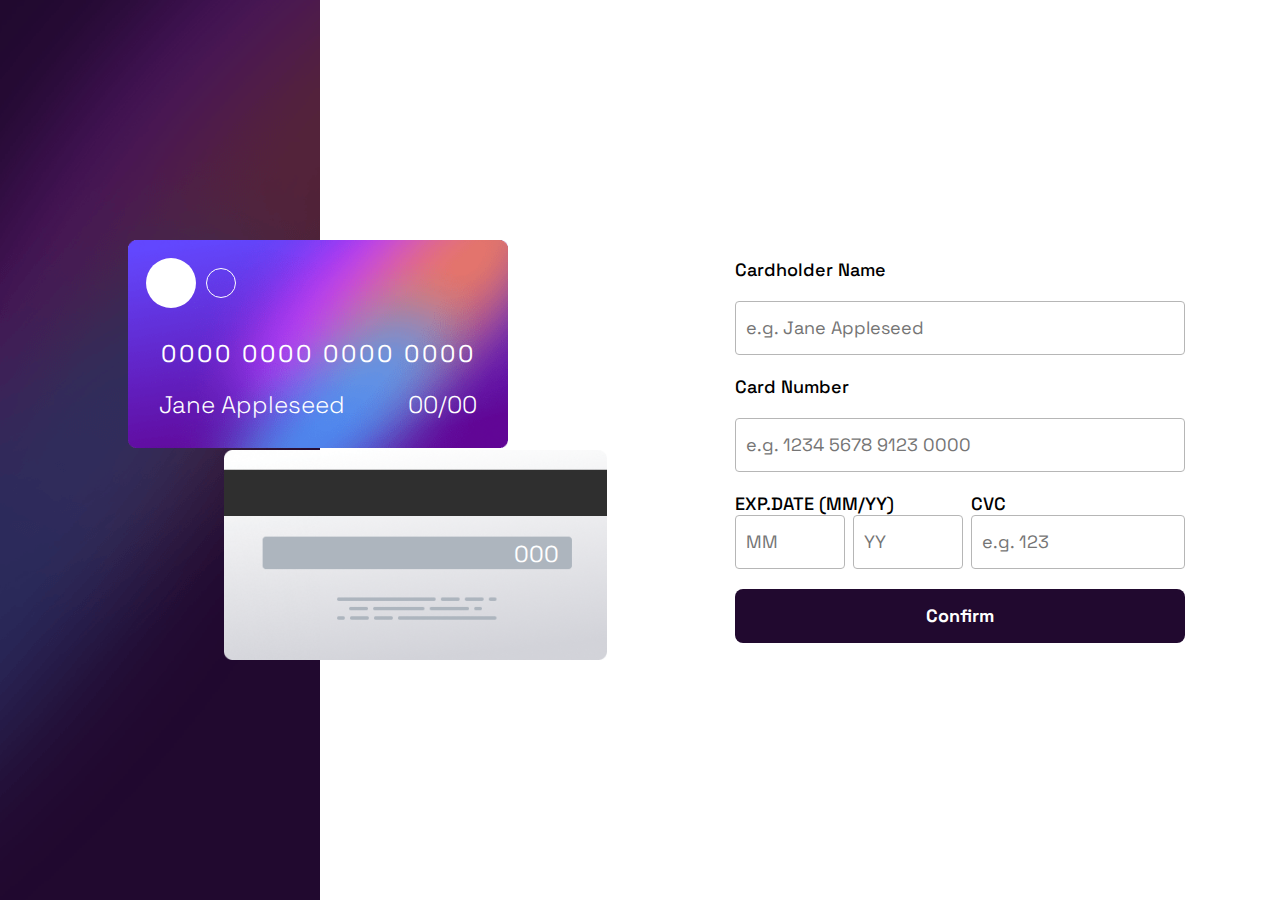
<file: index.html>
<!DOCTYPE html>
<html lang="pt-br">
<head>
  <meta charset="UTF-8">
  <meta name="viewport" content="width=device-width, initial-scale=1.0"> <!-- displays site properly based on user's device -->

  <link rel="icon" type="image/png" sizes="32x32" href="./images/favicon-32x32.png">
  
  <title>card details form</title>

  <link rel="stylesheet" href="/assets/css/global.css">
  <link rel="stylesheet" href="/assets/css/style.css">
  <script src="/assets/js/script.js" defer></script>
</head>
<body>

  <main>
    <div class="cards">
      <div class="bg-card"></div>
      
      <div class="card-two">
          <div class="card-front">
            <div class="circle">
              <div class="circleMedio">
  
              </div>
              <div class="circleSmall">
  
              </div>
            </div>
            <p class="number-card">0000 0000 0000 0000</p>
            <div class="nameVenc">
              <p class="spanName">Jane Appleseed</p>
              <p><span class="spanMes">00</span>/<span class="spanAno">00</span></p>
            </div>
          </div>
          <div class="card-back">
            <p class="number-cvc">000</p>
          </div>
      
        </div>
    
    </div>
    
    <div class="container-formulario">
      <form action="/" class="formulario">
        <label for="name">Cardholder Name</label>
        <input type="text" placeholder="e.g. Jane Appleseed" class="nameCard validar" id="name" name="name" autocomplete="cc-name" required>

        <label for="namber">Card Number</label>
        <input type="text" placeholder="e.g. 1234 5678 9123 0000" class="card-number validar" maxlength="22" id="number" name="number" autocomplete="cc-number">

        <div class="container-input">
          <div class="expDate">
            <label for="">EXP.DATE (MM/YY)</label>
            <div class="containerErroDate">
              <div class="input-expDate">
                <input type="text" placeholder="MM" class="mes validarDate" maxlength="2" id="month" name="month" autocomplete="cc-exp-month">
                <input type="text" placeholder="YY" class="ano validarDate" maxlength="2" id="year" name="year" autocomplete="cc-exp-year">
              </div>
              <span class="erroDate"></span>
            </div>

          </div>
          <div class="cvc">
            <label for="">CVC</label>
            <input type="text" placeholder="e.g. 123" class="input-cvc validar" maxlength="3" id="cvc" name="cvc" autocomplete="cc-csc">
          </div>
        </div>
        <button type="submit">Confirm</button>
      </form>
    </div>
  </main>

</body>
</html>
</file>
<file: assets/css/global.css>
@import url("https://fonts.googleapis.com/css2?family=Space+Grotesk:wght@300;400;500;700&display=swap");
* {
  padding: 0;
  margin: 0;
  box-sizing: border-box;
  font-family: "Space Grotesk", sans-serif;
}

body {
  font-size: 18px;
  display: flex;
}/*# sourceMappingURL=global.css.map */
</file>
<file: assets/css/style.css>
main {
  display: flex;
  width: 100%;
}

.cards {
  width: 50vw;
  height: 100vh;
  position: relative;
  color: white;
}
.cards .bg-card {
  background-image: url("/images/bg-main-desktop.png");
  background-repeat: no-repeat;
  background-size: cover;
  width: 50%;
  height: 100%;
  position: absolute;
}
.cards .card-two {
  position: absolute;
  top: 50%;
  left: 50%;
  transform: translate(-50%, -50%);
  display: flex;
  flex-direction: column;
  width: 100%;
}
.cards .card-front {
  background-image: url("/images/bg-card-front.png");
  background-repeat: no-repeat;
  background-size: contain;
  width: 500px;
  height: 300px;
  margin-left: 20%;
}
.cards .card-front .circle {
  display: flex;
  align-items: center;
  gap: 10px;
  margin: 18px;
}
.cards .card-front .circle .circleMedio {
  width: 80px;
  height: 80px;
  background-color: white;
  border-radius: 50%;
}
.cards .card-front .circle .circleSmall {
  width: 50px;
  height: 50px;
  border: 1px solid white;
  border-radius: 50%;
}
.cards .card-front .number-card {
  text-align: center;
  margin-top: 30px;
  letter-spacing: 3px;
  font-size: 28px;
}
.cards .card-front .nameVenc {
  display: flex;
  font-size: 24px;
  justify-content: space-around;
  margin-top: 20px;
  font-weight: 300;
}
.cards .card-back {
  position: relative;
  background-image: url("/images/bg-card-back.png");
  background-repeat: no-repeat;
  background-size: contain;
  width: 500px;
  height: 300px;
  margin-left: 40%;
}
.cards .card-back .number-cvc {
  position: absolute;
  right: 60px;
  top: 122px;
  font-size: 20px;
}

.container-formulario {
  width: 50vw;
  display: flex;
  justify-content: center;
  align-items: center;
}
.container-formulario .formulario {
  display: flex;
  flex-direction: column;
  max-width: 500px;
  width: 100%;
  gap: 20px;
}
.container-formulario .formulario input {
  height: 3em;
  border: 1px solid rgb(182, 182, 182);
  border-radius: 4px;
  padding-left: 10px;
  outline: none;
  font-size: 24px;
}
.container-formulario .formulario label {
  font-size: 24px;
  font-weight: 500;
}
.container-formulario .formulario button {
  height: 3em;
  width: 100%;
  color: white;
  background-color: hsl(278, 68%, 11%);
  font-weight: 700;
  border-radius: 8px;
  border: none;
  font-size: 24px;
  cursor: pointer;
}
.container-formulario .formulario .container-input {
  display: flex;
  align-items: center;
  justify-content: center;
  gap: 8px;
}
.container-formulario .formulario .expDate {
  display: flex;
  flex-direction: column;
}
.container-formulario .formulario .cvc {
  display: flex;
  flex-direction: column;
}
.container-formulario .formulario .cvc .input-cvc {
  width: 100%;
}
.container-formulario .formulario .input-expDate {
  display: flex;
  gap: 8px;
}
.container-formulario .formulario .input-expDate .mes, .container-formulario .formulario .input-expDate .ano {
  width: 110px;
}

.erro-text, .erroDate {
  color: red;
  font-size: 12px;
}

.containerErroDate {
  display: flex;
  flex-direction: column;
  align-items: start;
  justify-content: center;
}

@media (max-width: 1440px) {
  .cards .card-front {
    width: 380px;
    height: 210px;
    margin-left: 20%;
  }
  .cards .card-front .circle .circleMedio {
    width: 50px;
    height: 50px;
  }
  .cards .card-front .circle .circleSmall {
    width: 30px;
    height: 30px;
  }
  .cards .card-front .number-card {
    font-size: 24px;
  }
  .cards .card-front .nameVenc {
    font-size: 24px;
  }
  .cards .card-back {
    width: 410px;
    height: 210px;
    margin-left: 35%;
  }
  .cards .card-back .number-cvc {
    right: 75px;
    top: 89px;
    font-size: 23px;
  }
  .container-formulario .formulario {
    max-width: 450px;
  }
  .container-formulario .formulario input {
    font-size: 18px;
  }
  .container-formulario .formulario label {
    font-size: 18px;
  }
  .container-formulario .formulario button {
    font-size: 18px;
  }
}
@media (max-width: 1100px) {
  .cards .card-front {
    margin-left: 10%;
  }
  .cards .card-back {
    margin-left: 20%;
  }
}
@media (max-width: 1024px) {
  .cards .card-front {
    width: 300px;
    height: 200px;
  }
  .cards .card-front .number-card {
    font-size: 16px;
  }
  .cards .card-front .nameVenc {
    margin-top: 10px;
    font-size: 16px;
  }
  .cards .card-back {
    width: 300px;
    height: 200px;
  }
  .cards .card-back .number-cvc {
    right: 35px;
    top: 72px;
    font-size: 14px;
  }
  .container-formulario .formulario {
    gap: 8px;
    max-width: 300px;
  }
  .container-formulario .formulario input {
    font-size: 14px;
  }
  .container-formulario .formulario label {
    font-size: 14px;
  }
  .container-formulario .formulario button {
    font-size: 14px;
  }
  .container-formulario .formulario .input-expDate .mes, .container-formulario .formulario .input-expDate .ano {
    width: 60px;
  }
}
@media (max-width: 992px) {
  .cards .card-front {
    margin-left: 50px;
  }
  .cards .card-back {
    margin-left: 100px;
  }
}
@media (max-width: 768px) {
  .cards .card-two {
    gap: 20px;
  }
  .cards .card-front {
    margin-left: 30px;
    width: 250px;
    height: 150px;
  }
  .cards .card-front .number-card {
    letter-spacing: 0;
    margin-top: 0;
    font-size: 14px;
  }
  .cards .card-front .nameVenc {
    margin: 10px 22px 0 22px;
    font-size: 14px;
    margin: 4px 28px 0 28px;
  }
  .cards .card-back {
    margin-left: 60px;
    width: 250px;
    height: 150px;
  }
  .cards .card-back .number-cvc {
    top: 59px;
  }
}
@media (max-width: 630px) {
  main {
    flex-direction: column;
  }
  .cards {
    width: 100vw;
    height: 400px;
  }
  .cards .bg-card {
    background-image: url("/images/bg-main-mobile.png");
    width: 100%;
    height: 200px;
  }
  .cards .card-two {
    top: 30px;
    align-items: center;
    transform: translate(-50%, 0);
    flex-direction: column-reverse;
    gap: 0;
    max-width: 80%;
    width: 100%;
  }
  .cards .card-two .card-front {
    margin-right: 120px;
    margin-top: -106px;
    z-index: 2;
    width: 300px;
    height: 200px;
  }
  .cards .card-two .card-front .number-card {
    text-align: center;
    margin-top: 10px;
    font-size: 16px;
    letter-spacing: 3px;
  }
  .cards .card-two .card-front .nameVenc {
    display: flex;
    font-size: 16px;
    justify-content: space-between;
    margin: 14px 28px 0 28px;
    font-weight: 300;
  }
  .cards .card-two .card-back {
    margin-left: 50px;
    z-index: 1;
    width: 300px;
    height: 200px;
  }
  .cards .card-two .card-back .number-cvc {
    right: 45px;
    top: 68px;
    font-size: 20px;
  }
  .container-formulario {
    width: 100vw;
  }
  .container-formulario .formulario {
    gap: 10px;
    max-width: 80%;
    width: 100%;
  }
  .container-formulario .formulario input {
    height: 3em;
    font-size: 24px;
  }
  .container-formulario .formulario label {
    font-size: 20px;
    font-weight: 700;
  }
  .container-formulario .formulario button {
    height: 3em;
    margin-top: 1em;
    font-size: 24px;
  }
  .container-formulario .formulario .input-expDate .mes, .container-formulario .formulario .input-expDate .ano {
    width: 100px;
  }
}
@media (max-width: 425px) {
  main {
    flex-direction: column;
  }
  .cards {
    width: 100vw;
    height: 300px;
  }
  .cards .bg-card {
    width: 100%;
    height: 200px;
  }
  .cards .card-two {
    top: 30px;
    align-items: center;
    transform: translate(-50%, 0);
    flex-direction: column-reverse;
    gap: 0;
  }
  .cards .card-two .card-front {
    margin-right: 100px;
    margin-top: -72px;
    z-index: 2;
    width: 250px;
    height: 150px;
  }
  .cards .card-two .card-front .circle {
    display: flex;
    align-items: center;
    gap: 10px;
    margin: 18px;
  }
  .cards .card-two .card-front .circle .circleMedio {
    width: 40px;
    height: 40px;
  }
  .cards .card-two .card-front .circle .circleSmall {
    width: 20px;
    height: 20px;
  }
  .cards .card-two .card-front .number-card {
    font-size: 12px;
    margin-top: 0;
  }
  .cards .card-two .card-front .nameVenc {
    font-size: 12px;
    margin: 10px 22px 0 22px;
  }
  .cards .card-two .card-back {
    margin-left: 50px;
    z-index: 1;
    width: 250px;
    height: 150px;
  }
  .cards .card-two .card-back .number-cvc {
    top: 58px;
    right: 32px;
    font-size: 14px;
  }
  .container-formulario {
    width: 100vw;
  }
  .container-formulario .formulario {
    gap: 10px;
    max-width: 90%;
    width: 100%;
  }
  .container-formulario .formulario input {
    height: 3.5em;
    font-size: 18px;
  }
  .container-formulario .formulario label {
    font-size: 14px;
  }
  .container-formulario .formulario button {
    height: 3.5em;
    margin-top: 1em;
    font-size: 18px;
  }
  .container-formulario .formulario .input-expDate .mes, .container-formulario .formulario .input-expDate .ano {
    width: 80px;
  }
}
@media (max-width: 320px) {
  main {
    flex-direction: column;
  }
  .cards {
    width: 100vw;
    height: 80vw;
  }
  .cards .card-two {
    top: 30px;
    transform: translate(-50%, 0);
    flex-direction: column-reverse;
    gap: 0;
  }
  .cards .card-two .card-front {
    margin-right: 60px;
    margin-top: -72px;
    z-index: 2;
  }
  .cards .card-two .card-back {
    margin-left: 40px;
    z-index: 1;
  }
  .container-formulario {
    width: 100vw;
  }
}
@media (max-width: 320px) {
  .container-formulario .formulario .input-expDate .mes, .container-formulario .formulario .input-expDate .ano {
    width: 60px;
  }
}/*# sourceMappingURL=style.css.map */
</file>
